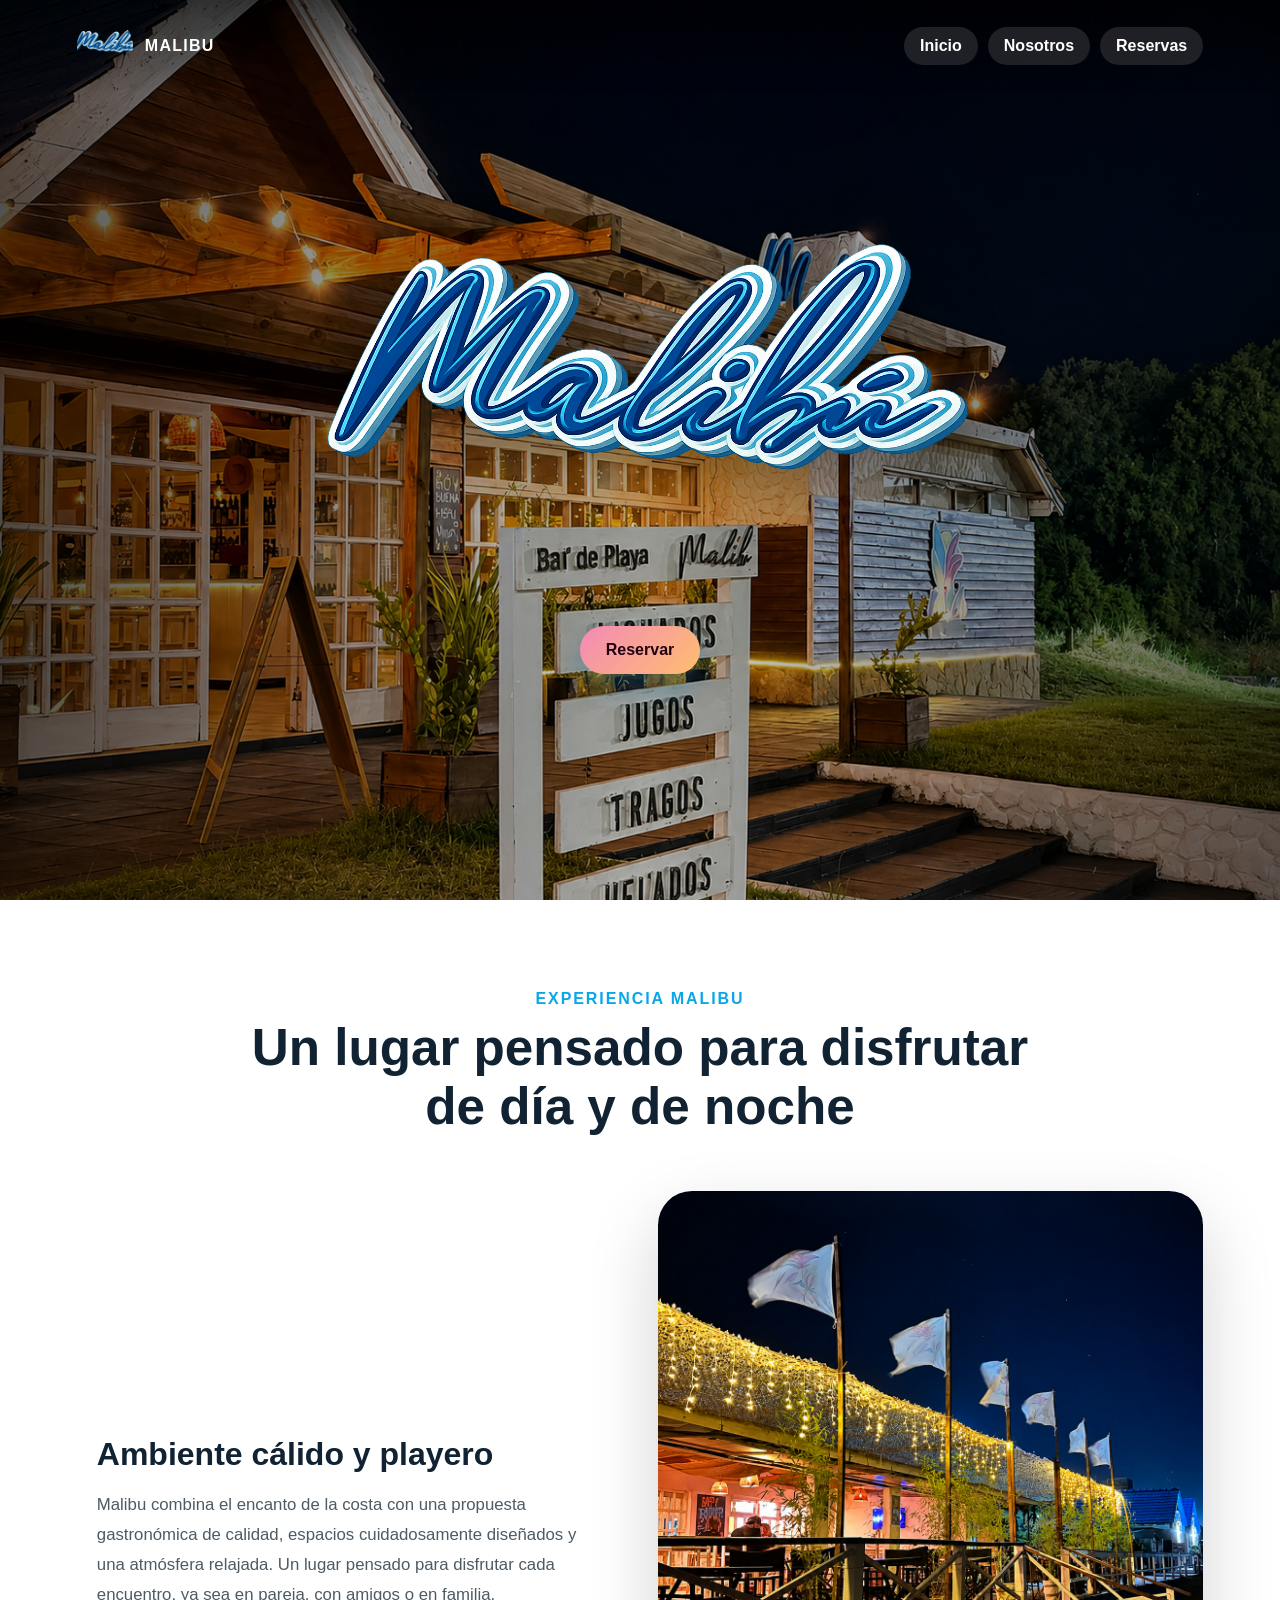
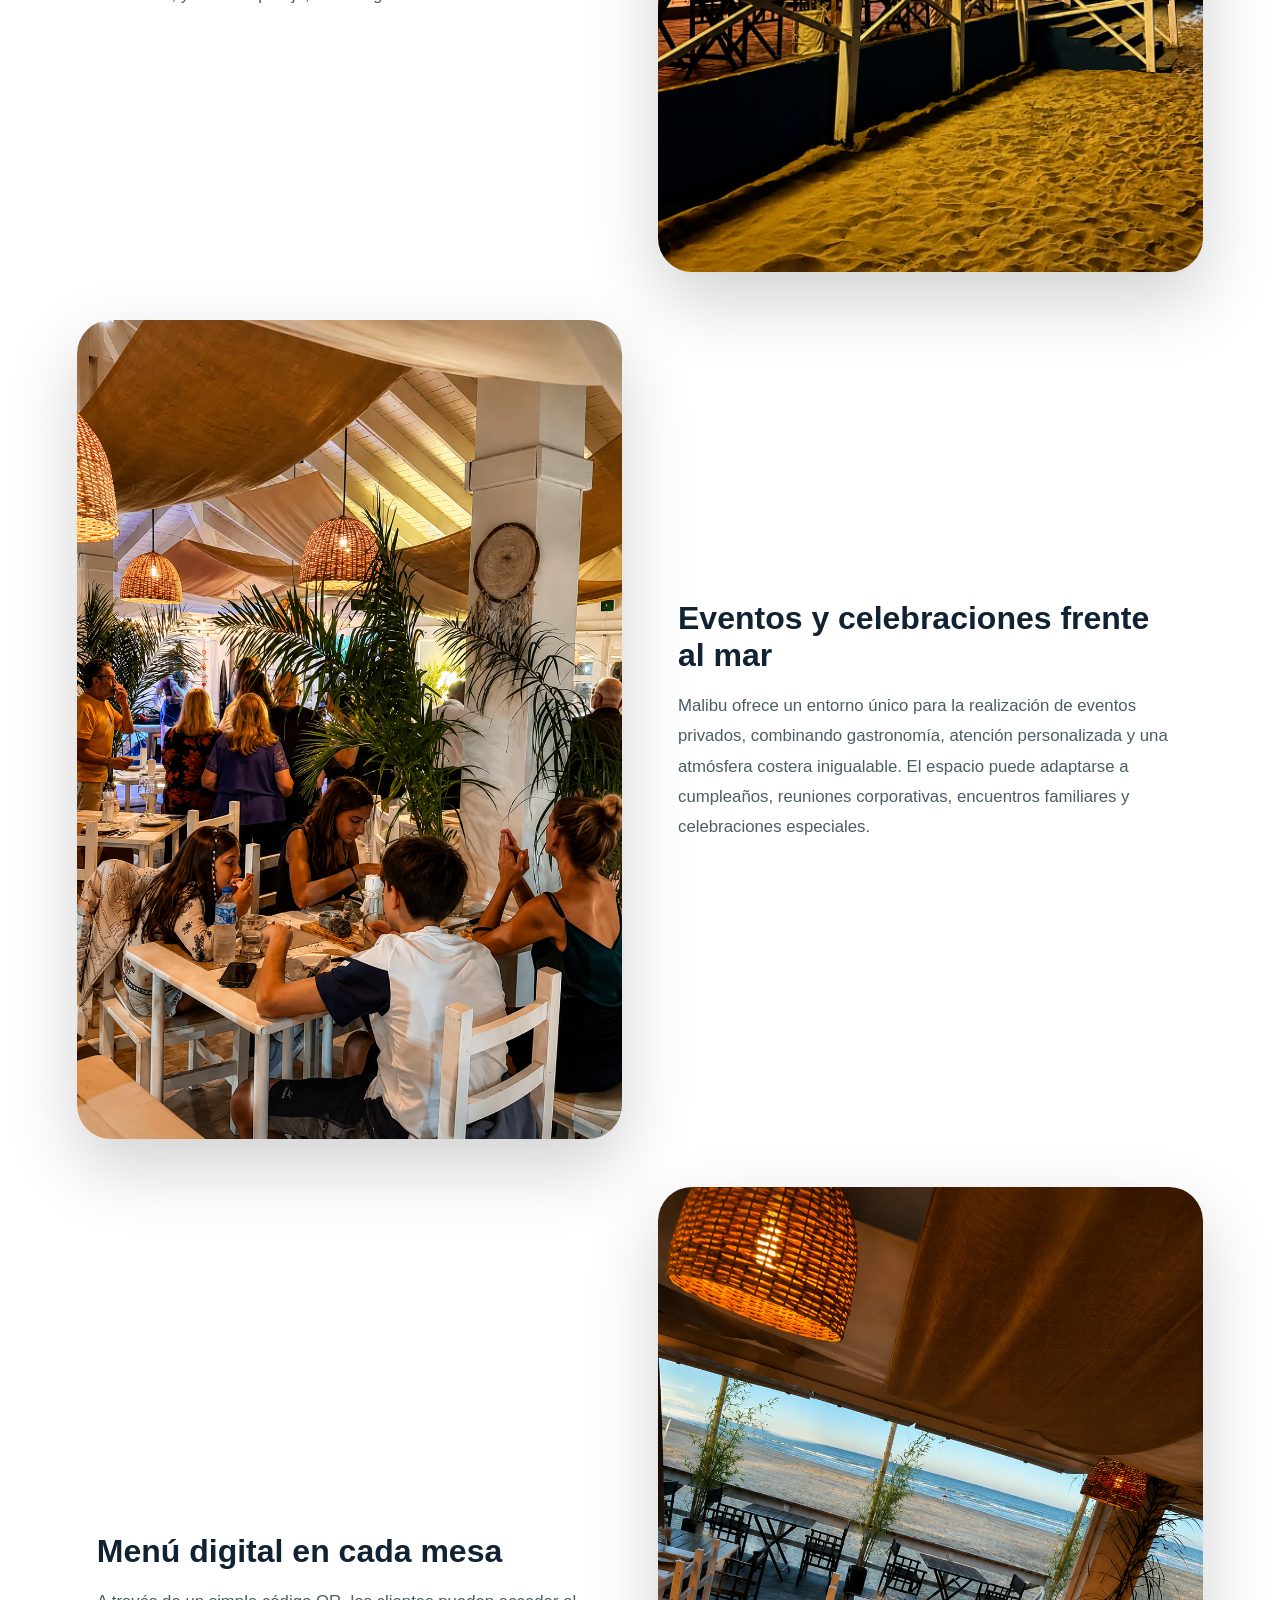
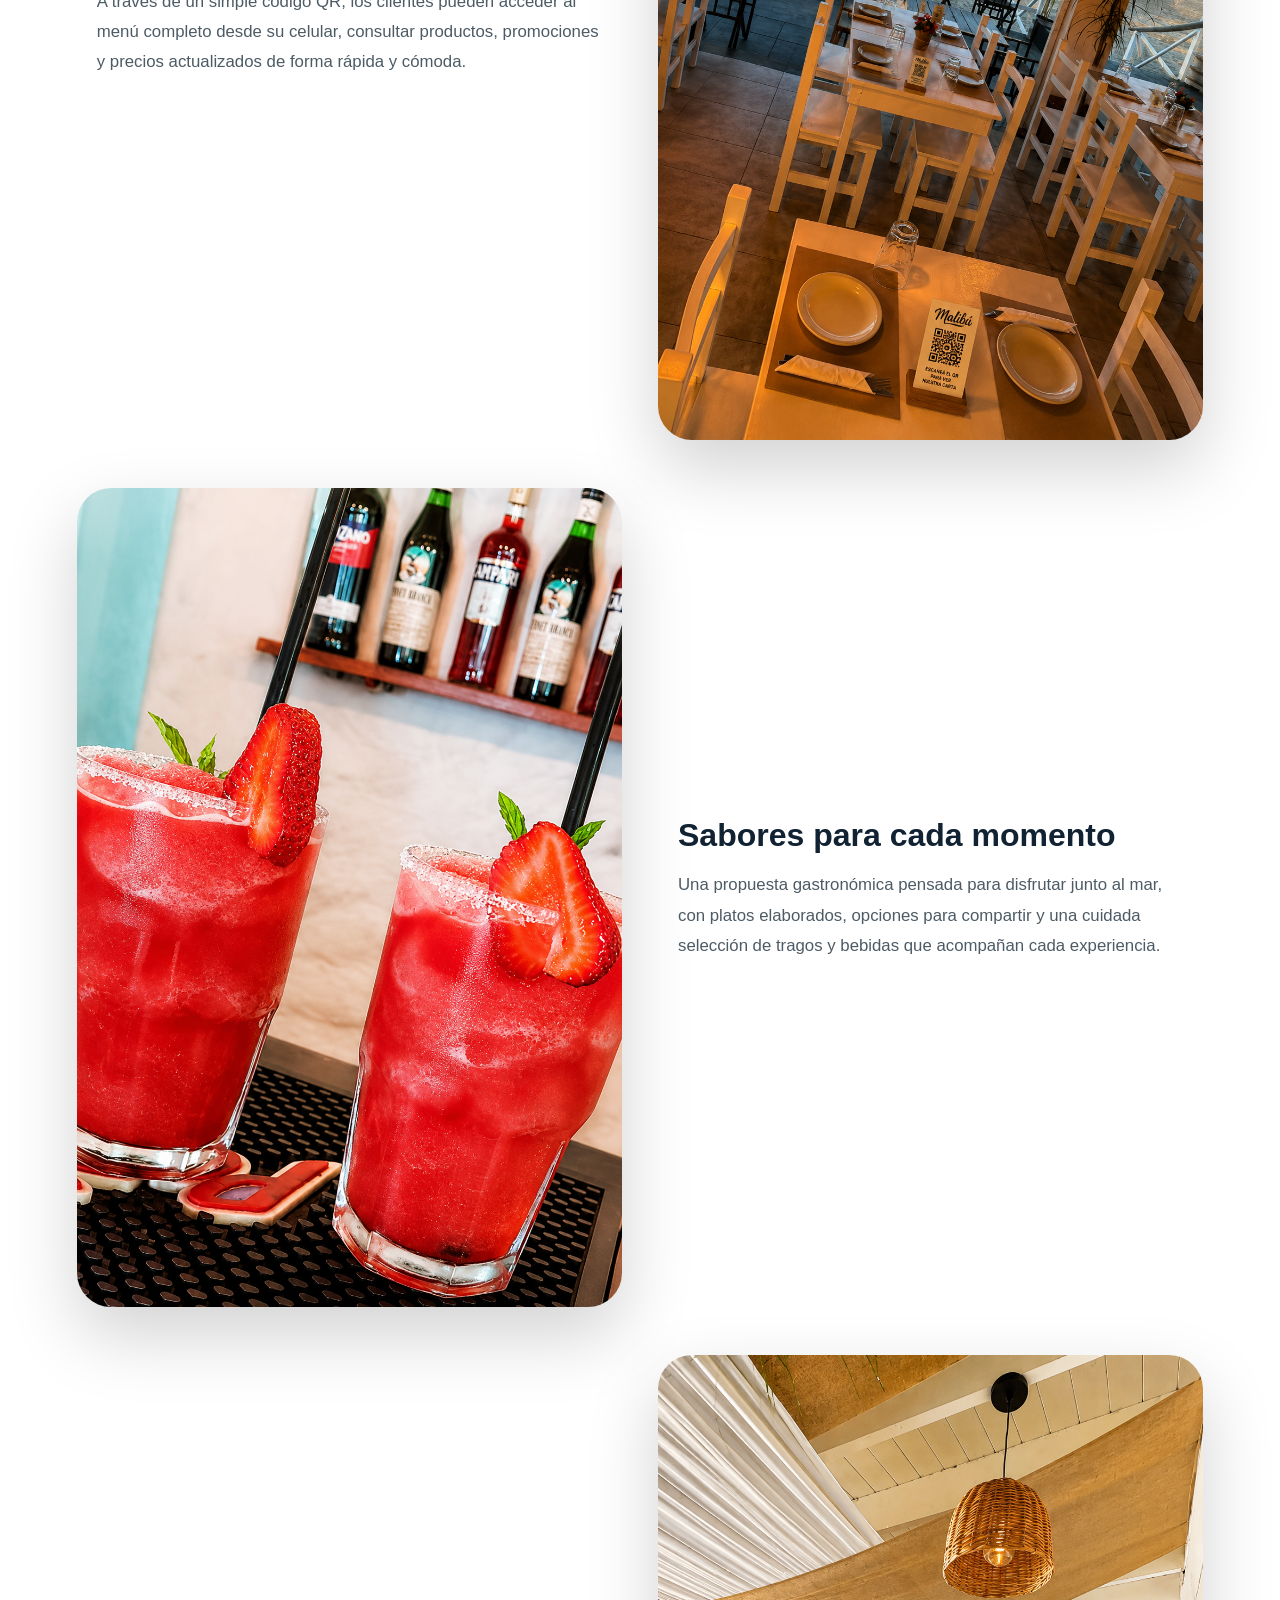
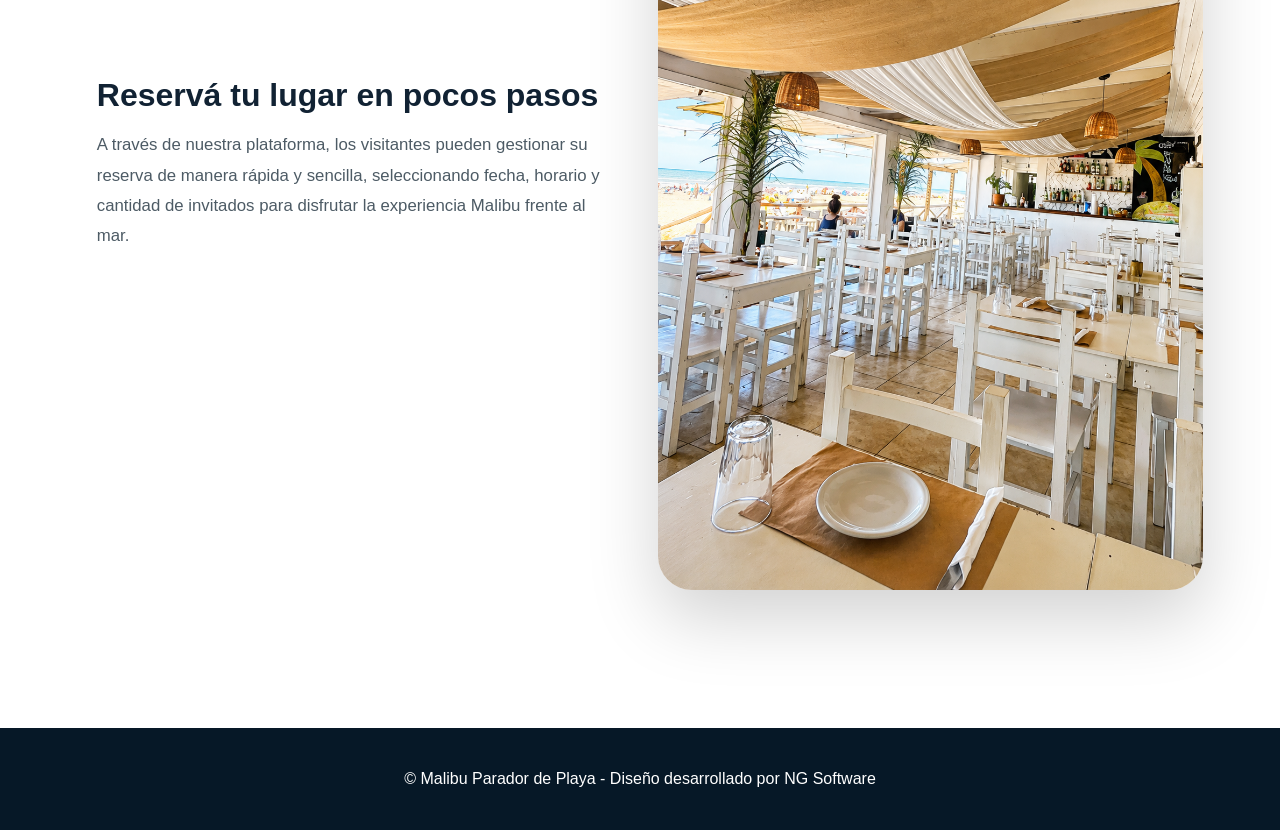
<file: index.html>
<!DOCTYPE html>
<html lang="es">

<head>
    <meta charset="UTF-8">
    <meta name="viewport" content="width=device-width,initial-scale=1.0">
    <title>Malibu | Parador de playa</title>
    <link rel="stylesheet" href="assets/css/style.css">
</head>

<body>
    <header class="topbar"><a class="brand" href="index.html"><img src="assets/img/logo.png">MALIBU</a>
        <nav class="nav"><a href="index.html">Inicio</a><a href="nosotros.html">Nosotros</a><a
                href="reservas.html">Reservas</a>
        </nav>
    </header>
    <main>
<section class="hero" style="--hero:url('../img/hero_local.png');">

    <img src="assets/img/logo.png" alt="Malibú" class="hero-logo">

    <div class="hero-content">
        <div class="actions">
            <a class="btn alt" href="reservas.html">Reservar</a>
        </div>
    </div>

</section>
        <section class="section">
            <div class="section-title"><span>Experiencia Malibu</span>
                <h2>Un lugar pensado para disfrutar de día y de noche</h2>
            </div>
            <article class="split">
                <div class="photo"><img src="assets/img/imagen1.png"></div>
                <div class="copy">
                    <h3>Ambiente cálido y playero</h3>
                    <p>Malibu combina el encanto de la costa con una propuesta gastronómica de calidad, espacios cuidadosamente diseñados y una atmósfera relajada. Un lugar pensado para disfrutar cada encuentro, ya sea en pareja, con amigos o en familia.</p>
                </div>
            </article>
            <article class="split">
                <div class="photo"><img src="assets/img/imagen2.png"></div>
                <div class="copy">
                    <h3>Eventos y celebraciones frente al mar</h3>
                    <p>Malibu ofrece un entorno único para la realización de eventos privados, combinando gastronomía, atención personalizada y una atmósfera costera inigualable. El espacio puede adaptarse a cumpleaños, reuniones corporativas, encuentros familiares y celebraciones especiales.</p>
                </div>
            </article>
            <article class="split">
                <div class="photo"><img src="assets/img/imagen3.png"></div>
                <div class="copy">
                    <h3>Menú digital en cada mesa</h3>
                    <p>A través de un simple código QR, los clientes pueden acceder al menú completo desde su celular, consultar productos, promociones y precios actualizados de forma rápida y cómoda.</p>
                </div>
            </article>
            <article class="split">
                <div class="photo"><img src="assets/img/imagen4.png"></div>
                <div class="copy">
                    <h3>Sabores para cada momento</h3>
                    <p>Una propuesta gastronómica pensada para disfrutar junto al mar, con platos elaborados, opciones para compartir y una cuidada selección de tragos y bebidas que acompañan cada experiencia.</p>
                </div>
            </article>
            <article class="split">
                <div class="photo"><img src="assets/img/imagen5.png"></div>
                <div class="copy">
                    <h3>Reservá tu lugar en pocos pasos</h3>
                    <p>A través de nuestra plataforma, los visitantes pueden gestionar su reserva de manera rápida y sencilla, seleccionando fecha, horario y cantidad de invitados para disfrutar la experiencia Malibu frente al mar.</p>
                </div>
            </article>
        </section>
    </main>
    <footer class="footer">© Malibu Parador de Playa - Diseño desarrollado por NG Software</footer>
</body>

</html>
</file>
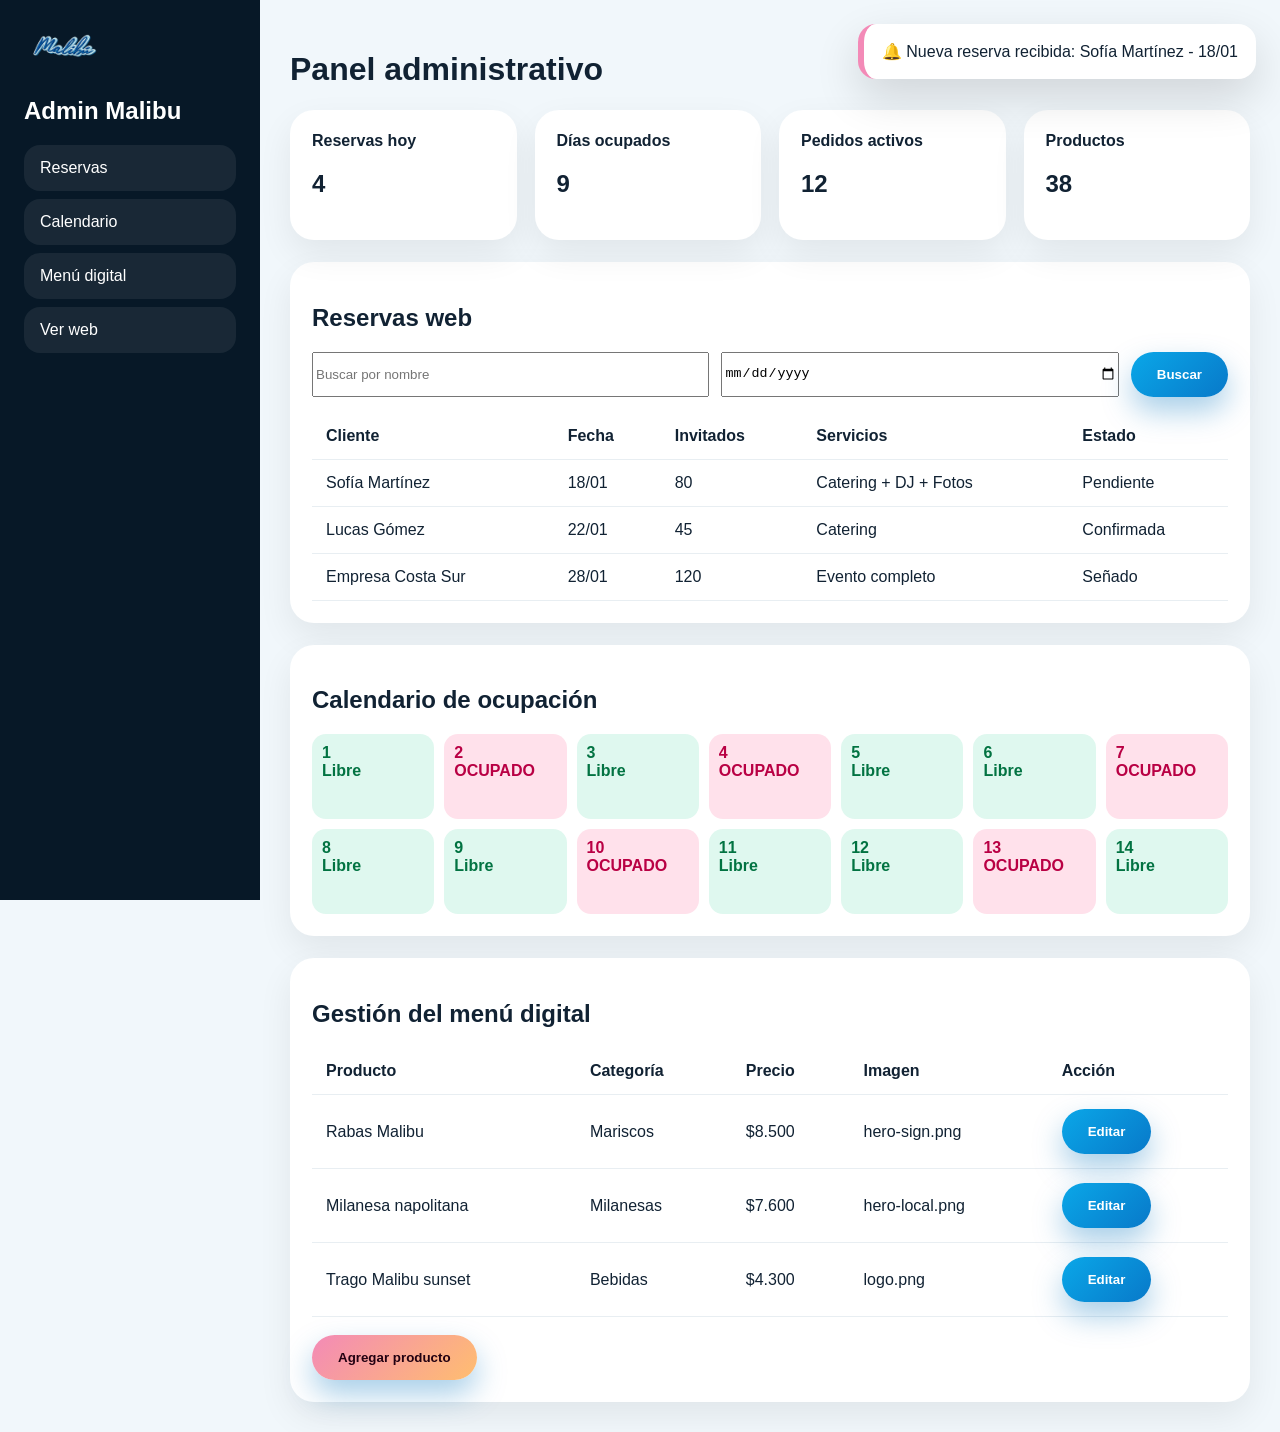
<file: admin/index.html>
<!DOCTYPE html><html lang="es"><head><meta charset="UTF-8"><meta name="viewport" content="width=device-width,initial-scale=1.0"><title>Admin | Malibu</title><link rel="stylesheet" href="../assets/css/style.css"></head><body class="admin-body"><aside class="sidebar"><img src="../assets/img/logo.png"><h2>Admin Malibu</h2><a class="side-link" href="#reservas">Reservas</a><a class="side-link" href="#calendario">Calendario</a><a class="side-link" href="#menu">Menú digital</a><a class="side-link" href="../index.html">Ver web</a></aside><main class="admin-main"><div class="notice">🔔 Nueva reserva recibida: Sofía Martínez - 18/01</div><h1>Panel administrativo</h1><section class="admin-grid"><div class="stat"><b>Reservas hoy</b><h2>4</h2></div><div class="stat"><b>Días ocupados</b><h2>9</h2></div><div class="stat"><b>Pedidos activos</b><h2>12</h2></div><div class="stat"><b>Productos</b><h2>38</h2></div></section><section id="reservas" class="panel"><h2>Reservas web</h2><div class="search-row"><input placeholder="Buscar por nombre"><input type="date"><button class="btn">Buscar</button></div><table class="table"><thead><tr><th>Cliente</th><th>Fecha</th><th>Invitados</th><th>Servicios</th><th>Estado</th></tr></thead><tbody><tr><td>Sofía Martínez</td><td>18/01</td><td>80</td><td>Catering + DJ + Fotos</td><td>Pendiente</td></tr><tr><td>Lucas Gómez</td><td>22/01</td><td>45</td><td>Catering</td><td>Confirmada</td></tr><tr><td>Empresa Costa Sur</td><td>28/01</td><td>120</td><td>Evento completo</td><td>Señado</td></tr></tbody></table></section><section id="calendario" class="panel"><h2>Calendario de ocupación</h2><div class="calendar"><div class="day free">1<br>Libre</div><div class="day busy">2<br>OCUPADO</div><div class="day free">3<br>Libre</div><div class="day busy">4<br>OCUPADO</div><div class="day free">5<br>Libre</div><div class="day free">6<br>Libre</div><div class="day busy">7<br>OCUPADO</div><div class="day free">8<br>Libre</div><div class="day free">9<br>Libre</div><div class="day busy">10<br>OCUPADO</div><div class="day free">11<br>Libre</div><div class="day free">12<br>Libre</div><div class="day busy">13<br>OCUPADO</div><div class="day free">14<br>Libre</div></div></section><section id="menu" class="panel"><h2>Gestión del menú digital</h2><table class="table"><thead><tr><th>Producto</th><th>Categoría</th><th>Precio</th><th>Imagen</th><th>Acción</th></tr></thead><tbody><tr><td>Rabas Malibu</td><td>Mariscos</td><td>$8.500</td><td>hero-sign.png</td><td><button class="btn">Editar</button></td></tr><tr><td>Milanesa napolitana</td><td>Milanesas</td><td>$7.600</td><td>hero-local.png</td><td><button class="btn">Editar</button></td></tr><tr><td>Trago Malibu sunset</td><td>Bebidas</td><td>$4.300</td><td>logo.png</td><td><button class="btn">Editar</button></td></tr></tbody></table><br><button class="btn alt">Agregar producto</button></section></main></body></html>
</file>
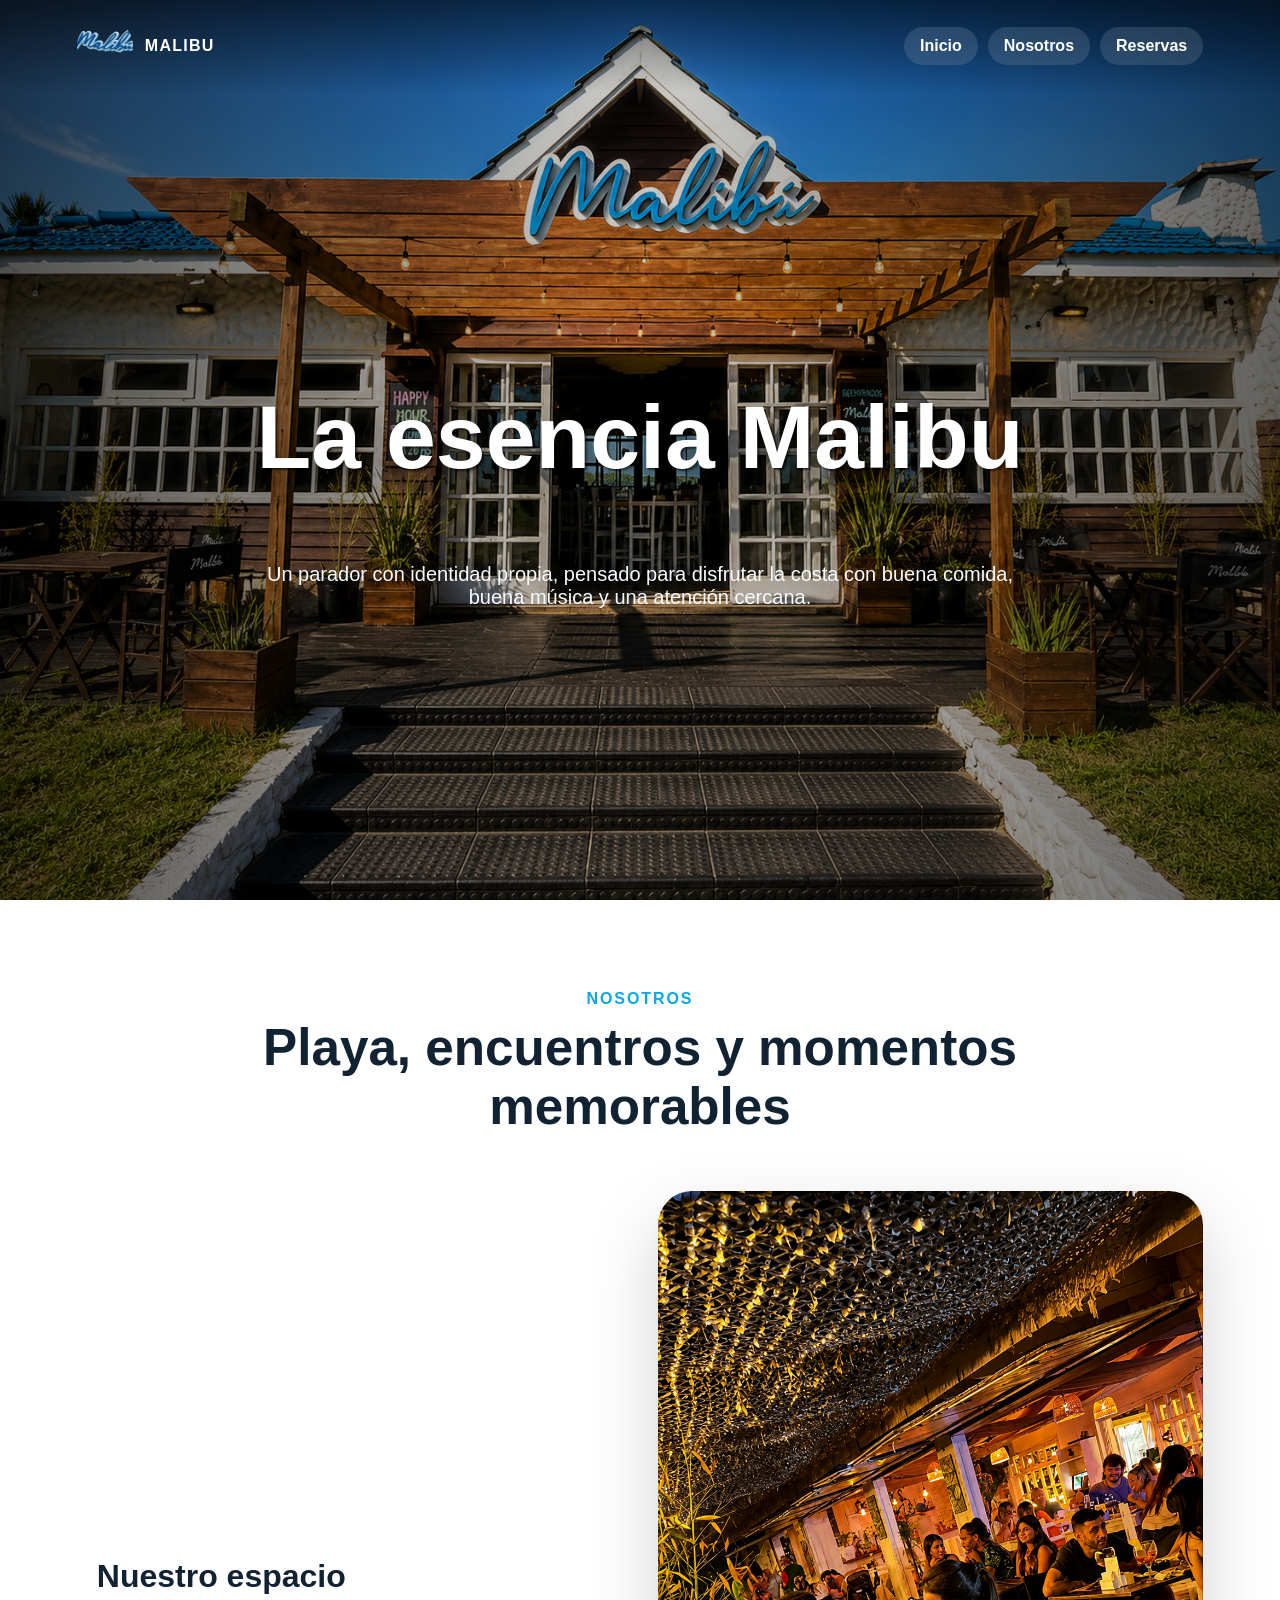
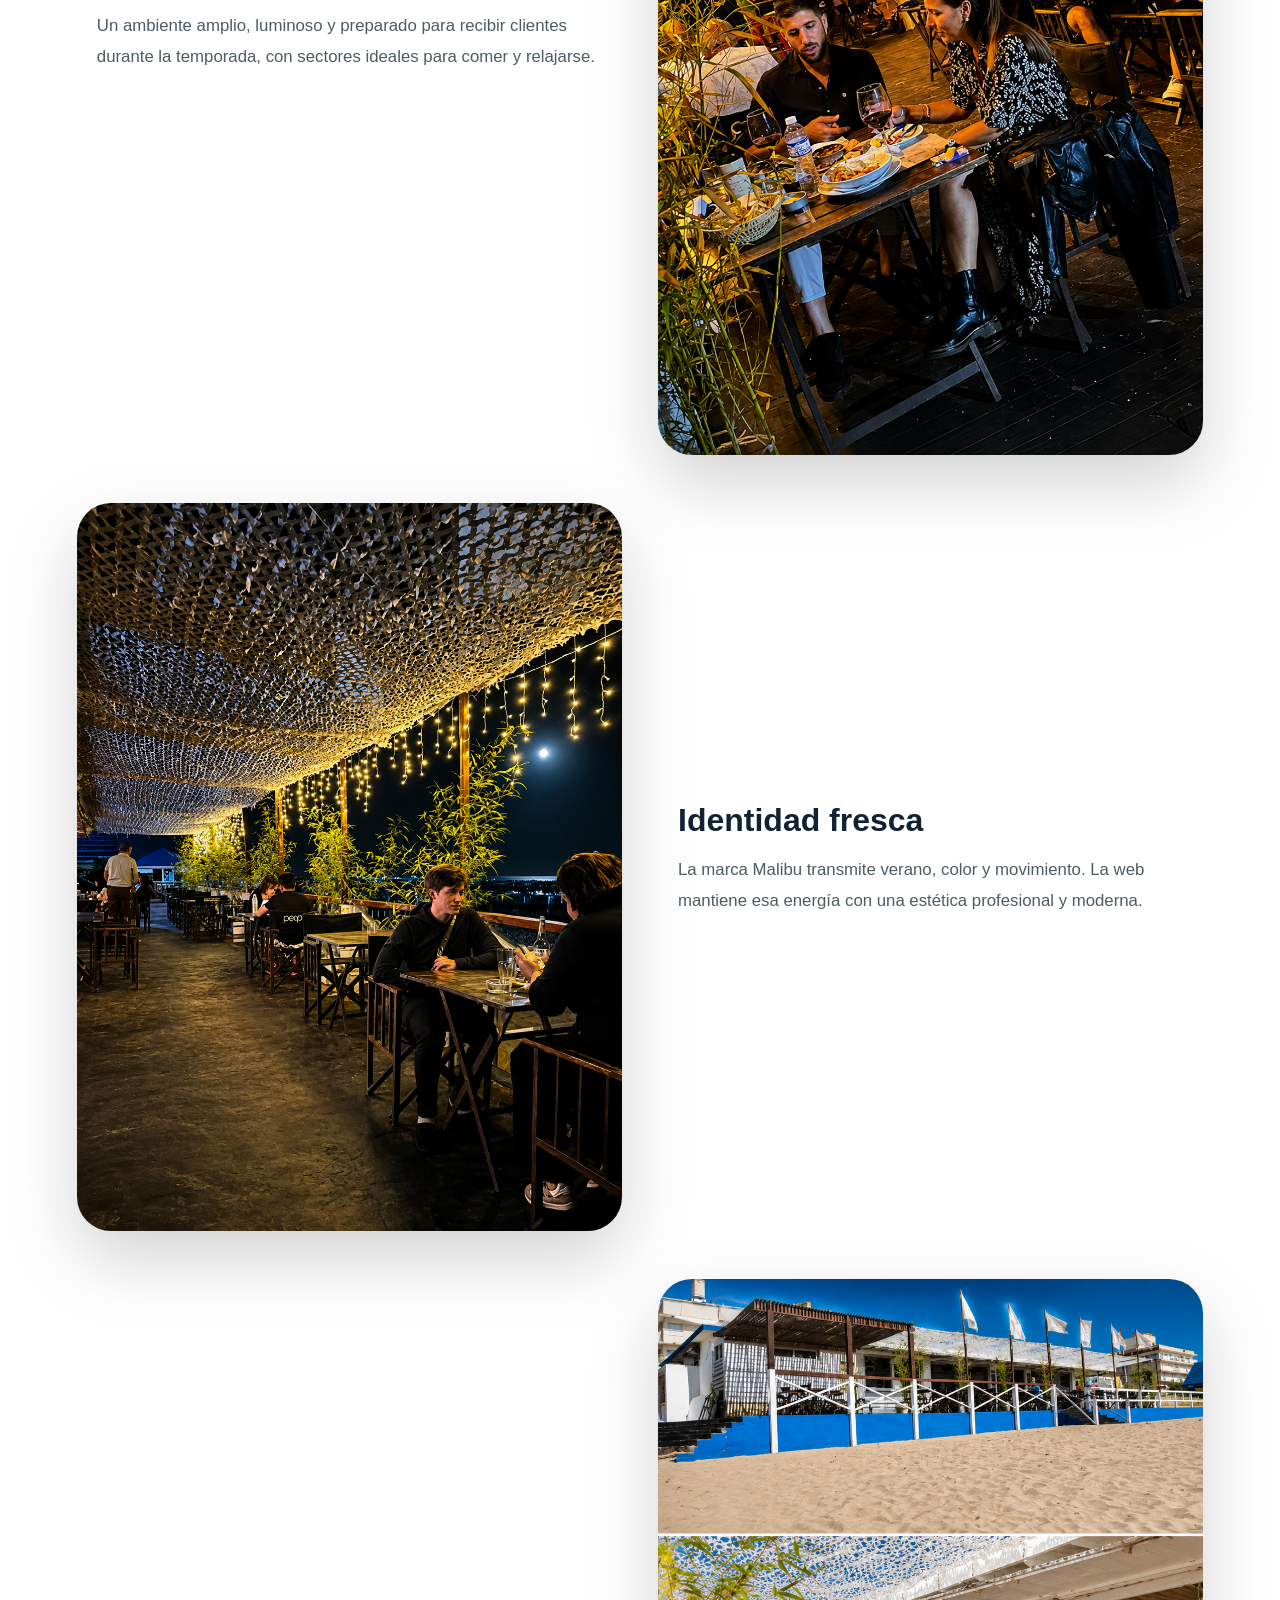
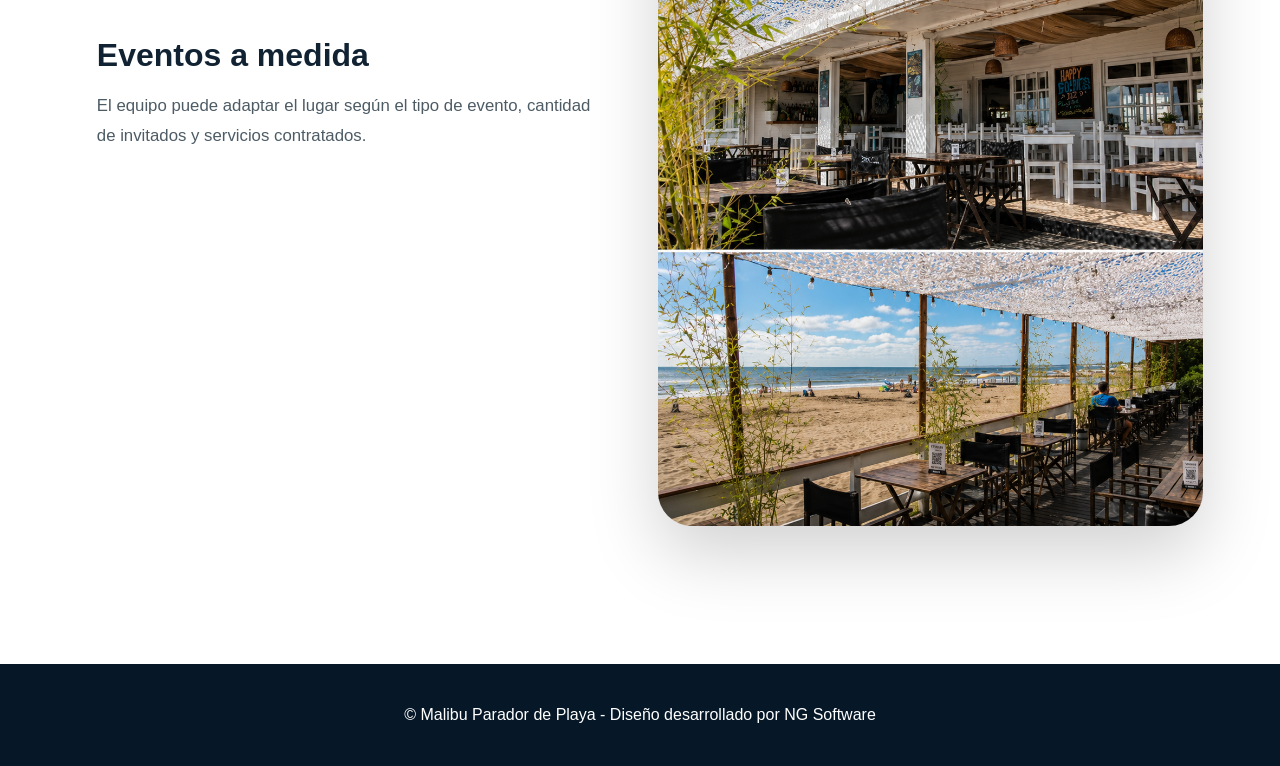
<file: nosotros.html>
<!DOCTYPE html>
<html lang="es">

<head>
    <meta charset="UTF-8">
    <meta name="viewport" content="width=device-width,initial-scale=1.0">
    <title>Nosotros | Malibu</title>
    <link rel="stylesheet" href="assets/css/style.css">
</head>

<body>
    <header class="topbar"><a class="brand" href="index.html"><img src="assets/img/logo.png">MALIBU</a>
        <nav class="nav"><a href="index.html">Inicio</a><a href="nosotros.html">Nosotros</a><a
                href="reservas.html">Reservas</a>
        </nav>
    </header>
    <main>
        <section class="hero" style="--hero:url('../img/hero_nosotros.png');">
            <div class="hero-content">
                <h1>La esencia Malibu</h1>
                <p>Un parador con identidad propia, pensado para disfrutar la costa con buena comida, buena música y una
                    atención cercana.</p>
            </div>
        </section>
        <section class="section">
            <div class="section-title"><span>Nosotros</span>
                <h2>Playa, encuentros y momentos memorables</h2>
            </div>
            <article class="split">
                <div class="photo"><img src="assets/img/imagen6.png"></div>
                <div class="copy">
                    <h3>Nuestro espacio</h3>
                    <p>Un ambiente amplio, luminoso y preparado para recibir clientes durante la temporada, con sectores
                        ideales para comer y relajarse.</p>
                </div>
            </article>
            <article class="split">
                <div class="photo"><img src="assets/img/imagen7.png"></div>
                <div class="copy">
                    <h3>Identidad fresca</h3>
                    <p>La marca Malibu transmite verano, color y movimiento. La web mantiene esa energía con una
                        estética profesional y moderna.</p>
                </div>
            </article>
            <article class="split">
                <div class="photo"><img src="assets/img/imagen8.png"></div>
                <div class="copy">
                    <h3>Eventos a medida</h3>
                    <p>El equipo puede adaptar el lugar según el tipo de evento, cantidad de invitados y servicios
                        contratados.</p>
                </div>
            </article>
        </section>
    </main>
    <footer class="footer">© Malibu Parador de Playa - Diseño desarrollado por NG Software</footer>
</body>

</html>
</file>
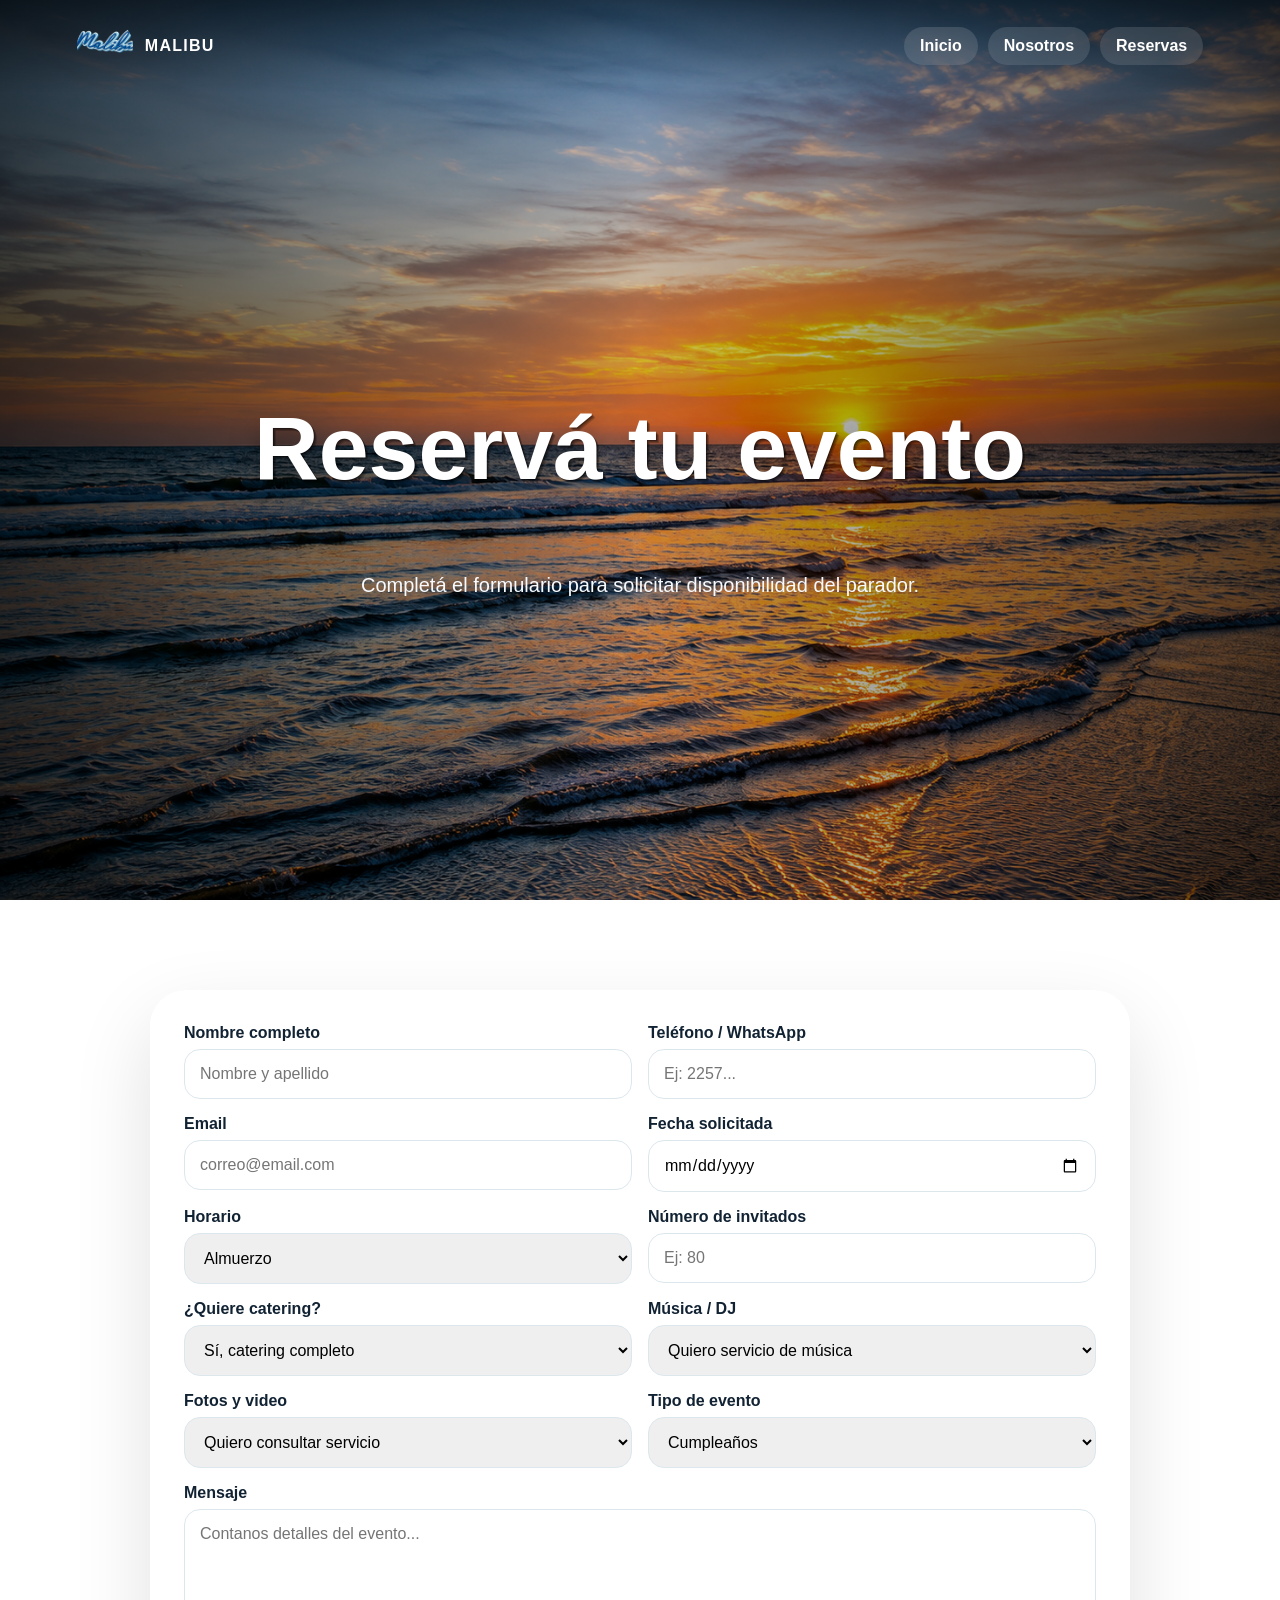
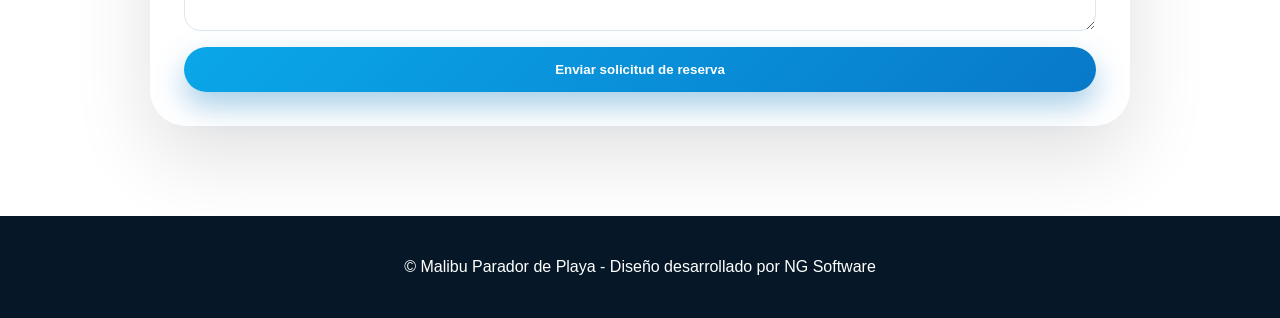
<file: reservas.html>
<!DOCTYPE html>
<html lang="es">

<head>
    <meta charset="UTF-8">
    <meta name="viewport" content="width=device-width,initial-scale=1.0">
    <title>Reservas | Malibu</title>
    <link rel="stylesheet" href="assets/css/style.css">
</head>

<body>
    <header class="topbar"><a class="brand" href="index.html"><img src="assets/img/logo.png">MALIBU</a>
        <nav class="nav"><a href="index.html">Inicio</a><a href="nosotros.html">Nosotros</a><a
                href="reservas.html">Reservas</a>
        </nav>
    </header>
    <main>
        <section class="hero" style="--hero:url('../img/hero_reservas.png');">
            <div class="hero-content">
                <h1>Reservá tu evento</h1>
                <p>Completá el formulario para solicitar disponibilidad del parador.</p>
            </div>
        </section>
        <section class="section">
            <div class="form-wrap">
                <form class="form-grid">
                    <div class="field"><label>Nombre completo</label><input placeholder="Nombre y apellido"></div>
                    <div class="field"><label>Teléfono / WhatsApp</label><input placeholder="Ej: 2257..."></div>
                    <div class="field"><label>Email</label><input type="email" placeholder="correo@email.com"></div>
                    <div class="field"><label>Fecha solicitada</label><input type="date"></div>
                    <div class="field"><label>Horario</label><select>
                            <option>Almuerzo</option>
                            <option>Tarde</option>
                            <option>Noche</option>
                            <option>Evento completo</option>
                        </select></div>
                    <div class="field"><label>Número de invitados</label><input type="number" placeholder="Ej: 80">
                    </div>
                    <div class="field"><label>¿Quiere catering?</label><select>
                            <option>Sí, catering completo</option>
                            <option>Sí, solo comida</option>
                            <option>No</option>
                        </select></div>
                    <div class="field"><label>Música / DJ</label><select>
                            <option>Quiero servicio de música</option>
                            <option>Traigo mi música</option>
                            <option>No necesito</option>
                        </select></div>
                    <div class="field"><label>Fotos y video</label><select>
                            <option>Quiero consultar servicio</option>
                            <option>No necesito</option>
                        </select></div>
                    <div class="field"><label>Tipo de evento</label><select>
                            <option>Cumpleaños</option>
                            <option>Casamiento</option>
                            <option>Corporativo</option>
                            <option>Reunión familiar</option>
                            <option>Otro</option>
                        </select></div>
                    <div class="field full"><label>Mensaje</label><textarea rows="5"
                            placeholder="Contanos detalles del evento..."></textarea></div>
                    <div class="field full"><button class="btn" type="button">Enviar solicitud de reserva</button></div>
                </form>
            </div>
        </section>
    </main>
    <footer class="footer">© Malibu Parador de Playa - Diseño desarrollado por NG Software</footer>
</body>

</html>
</file>
<file: assets/css/style.css>
:root {
    --blue: #0aa7e8;
    --pink: #f38ab7;
    --cream: #fff8dd;
    --dark: #071827;
    --glass: rgba(255, 255, 255, .14);
    --text: #123
}

* {
    box-sizing: border-box
}

html {
    scroll-behavior: smooth
}

body {
    margin: 0;
    font-family: 'Poppins', Arial, sans-serif;
    background: #fff;
    color: var(--text)
}

a {
    text-decoration: none;
    color: inherit
}

img {
    max-width: 100%;
    display: block
}

.topbar {
    position: fixed;
    top: 0;
    left: 0;
    width: 100%;
    z-index: 50;
    padding: 18px 6%;
    display: flex;
    align-items: center;
    justify-content: space-between;
    background: linear-gradient(180deg, rgba(0, 0, 0, .55), transparent)
}

.brand {
    display: flex;
    align-items: center;
    gap: 12px;
    color: #fff;
    font-weight: 800;
    letter-spacing: .08em
}

.brand img {
    width: 56px;
    height: 56px;
    border-radius: 50%;
    object-fit: cover
}

.nav {
    display: flex;
    gap: 10px
}

.nav a {
    color: #fff;
    padding: 10px 16px;
    border-radius: 999px;
    background: rgba(255, 255, 255, .12);
    backdrop-filter: blur(10px);
    font-weight: 600
}

.nav a:hover,
.btn:hover {
    transform: translateY(-2px)
}

.hero {
    min-height: 100vh;
    position: relative;
    display: flex;
    align-items: center;
    justify-content: center;
    padding: 120px 6% 70px;
    overflow: hidden
}

.hero::before {
    content: "";
    position: absolute;
    inset: 0;
    background: var(--hero) center/cover no-repeat;
    z-index: -2
}

.hero::after {
    content: "";
    position: absolute;
    inset: 0;
    background: linear-gradient(90deg, rgba(0, 0, 0, .68), rgba(0, 0, 0, .18), rgba(0, 0, 0, .62));
    z-index: -1
}

.hero-content {
    text-align: center;
    color: #fff;
    max-width: 950px
}

.hero-logo {
    width: 190px;
    margin: 0 auto 20px;
    border-radius: 50%;
    filter: drop-shadow(0 20px 40px rgba(0, 0, 0, .45))
}

.hero h1 {
    font-size: clamp(3rem, 7vw, 6rem);
    font-weight: 900;
    color:#fff;

    text-shadow:
        1px 1px 0 rgba(0,0,0,.3),
        2px 2px 0 rgba(0,0,0,.25),
        3px 3px 0 rgba(0,0,0,.2),
        0 15px 30px rgba(0,0,0,.45);
}

.hero p {
    font-size: 1.25rem;
    max-width: 760px;
    margin: 0 auto 30px;
    color: #f7fbff
}

.actions {
    display: flex;
    gap: 16px;
    justify-content: center;
    flex-wrap: wrap
}

.btn {
    border: 0;
    border-radius: 999px;
    padding: 15px 26px;
    font-weight: 800;
    cursor: pointer;
    transition: .25s;
    background: linear-gradient(135deg, var(--blue), #0879c9);
    color: #fff;
    box-shadow: 0 14px 30px rgba(0, 115, 190, .35)
}

.btn.alt {
    background: linear-gradient(135deg, var(--pink), #ffbe6f);
    color: #201
}

.section {
    padding: 90px 6%
}

.section-title {
    text-align: center;
    max-width: 820px;
    margin: 0 auto 55px
}

.section-title span {
    color: var(--blue);
    font-weight: 800;
    text-transform: uppercase;
    letter-spacing: .12em
}

.section-title h2 {
    font-size: clamp(2rem, 4vw, 3.6rem);
    margin: 10px 0
}

.split {
    display: grid;
    grid-template-columns: 1fr 1fr;
    gap: 36px;
    align-items: center;
    max-width: 1180px;
    margin: 0 auto 48px
}

.split:nth-child(even) .photo {
    order: 2
}

.photo {
    border-radius: 34px;
    overflow: hidden;
    box-shadow: 0 28px 70px rgba(0, 0, 0, .18);
    min-height: 350px
}

.photo img {
    width: 100%;
    height: 100%;
    object-fit: cover
}

.copy {
    padding: 20px
}

.copy h3 {
    font-size: 2rem;
    margin: 0 0 14px
}

.copy p {
    font-size: 1.05rem;
    line-height: 1.8;
    color: #4d5b65
}

.cards {
    display: grid;
    grid-template-columns: repeat(3, 1fr);
    gap: 22px;
    max-width: 1150px;
    margin: auto
}

.card {
    padding: 28px;
    border-radius: 28px;
    background: #fff;
    box-shadow: 0 18px 50px rgba(0, 0, 0, .08);
    border: 1px solid rgba(0, 0, 0, .06)
}

.card b {
    font-size: 1.25rem
}

.form-wrap {
    max-width: 980px;
    margin: auto;
    background: #fff;
    border-radius: 36px;
    padding: 34px;
    box-shadow: 0 30px 80px rgba(0, 0, 0, .12)
}

.form-grid {
    display: grid;
    grid-template-columns: 1fr 1fr;
    gap: 16px
}

.field {
    display: flex;
    flex-direction: column;
    gap: 7px
}

.field.full {
    grid-column: 1/-1
}

.field label {
    font-weight: 700
}

.field input,
.field select,
.field textarea {
    padding: 15px;
    border: 1px solid #dce7ed;
    border-radius: 16px;
    font: inherit
}

.footer {
    background: #061827;
    color: #fff;
    padding: 42px 6%;
    text-align: center
}

.menu-page {
    background: #f4fbff
}

.menu-grid {
    display: grid;
    grid-template-columns: repeat(3, 1fr);
    gap: 22px
}

.product {
    background: #fff;
    border-radius: 28px;
    overflow: hidden;
    box-shadow: 0 18px 45px rgba(0, 0, 0, .09)
}

.product img {
    height: 190px;
    width: 100%;
    object-fit: cover
}

.product-body {
    padding: 20px
}

.product-top {
    display: flex;
    justify-content: space-between;
    gap: 12px
}

.price {
    color: var(--blue);
    font-weight: 900
}

.admin-body {
    display: flex;
    background: #f1f7fb;
    min-height: 100vh
}

.sidebar {
    width: 260px;
    background: #071827;
    color: #fff;
    padding: 24px;
    position: fixed;
    height: 100vh
}

.sidebar img {
    width: 80px;
    border-radius: 50%;
    margin-bottom: 16px
}

.side-link {
    display: block;
    padding: 14px 16px;
    border-radius: 16px;
    margin: 8px 0;
    background: rgba(255, 255, 255, .07)
}

.admin-main {
    margin-left: 260px;
    padding: 30px;
    width: calc(100% - 260px)
}

.admin-grid {
    display: grid;
    grid-template-columns: repeat(4, 1fr);
    gap: 18px
}

.stat,
.panel {
    background: #fff;
    border-radius: 24px;
    padding: 22px;
    box-shadow: 0 14px 35px rgba(0, 0, 0, .07)
}

.panel {
    margin-top: 22px
}

.table {
    width: 100%;
    border-collapse: collapse
}

.table th,
.table td {
    padding: 14px;
    border-bottom: 1px solid #e8eef2;
    text-align: left
}

.calendar {
    display: grid;
    grid-template-columns: repeat(7, 1fr);
    gap: 10px
}

.day {
    background: #f4f9fc;
    border-radius: 14px;
    min-height: 85px;
    padding: 10px;
    font-weight: 700
}

.busy {
    background: #ffe1eb;
    color: #b90044
}

.free {
    background: #dff8ef;
    color: #027342
}

.search-row {
    display: grid;
    grid-template-columns: 1fr 1fr auto;
    gap: 12px;
    margin-bottom: 16px
}

.notice {
    position: fixed;
    right: 24px;
    top: 24px;
    background: #fff;
    border-left: 6px solid var(--pink);
    padding: 18px;
    border-radius: 18px;
    box-shadow: 0 18px 45px rgba(0, 0, 0, .14)
}

.hero{
    position:relative;
}

.hero-logo{
    position:absolute;
    top:45%;
    left:50%;
    transform:translate(-50%,-50%);

    width:820px;
    max-width:70vw;
    height:auto;

    z-index:10;

    filter:drop-shadow(0 15px 40px rgba(0,0,0,.45));

    pointer-events:none;
}

.hero-content{
    position:relative;
    z-index:20;

    text-align:center;
    color:#fff;
    max-width:950px;
}
.actions{
    margin-top:350px;
}

@media(max-width:900px) {
    .nav {
        display: none
    }

    .topbar {
        padding: 12px 4%
    }

    .hero {
        min-height: 88vh
    }

    .hero h1 {
        font-size: 2.7rem
    }

    .split,
    .cards,
    .menu-grid,
    .form-grid,
    .admin-grid {
        grid-template-columns: 1fr
    }

    .split:nth-child(even) .photo {
        order: 0
    }

    .photo {
        min-height: 250px
    }

    .admin-body {
        display: block
    }

    .sidebar {
        position: relative;
        width: 100%;
        height: auto
    }

    .admin-main {
        margin: 0;
        width: 100%;
        padding: 16px
    }

    .calendar {
        grid-template-columns: repeat(2, 1fr)
    }

    .search-row {
        grid-template-columns: 1fr
    }

    .notice {
        position: static;
        margin: 12px
    }
}
</file>
